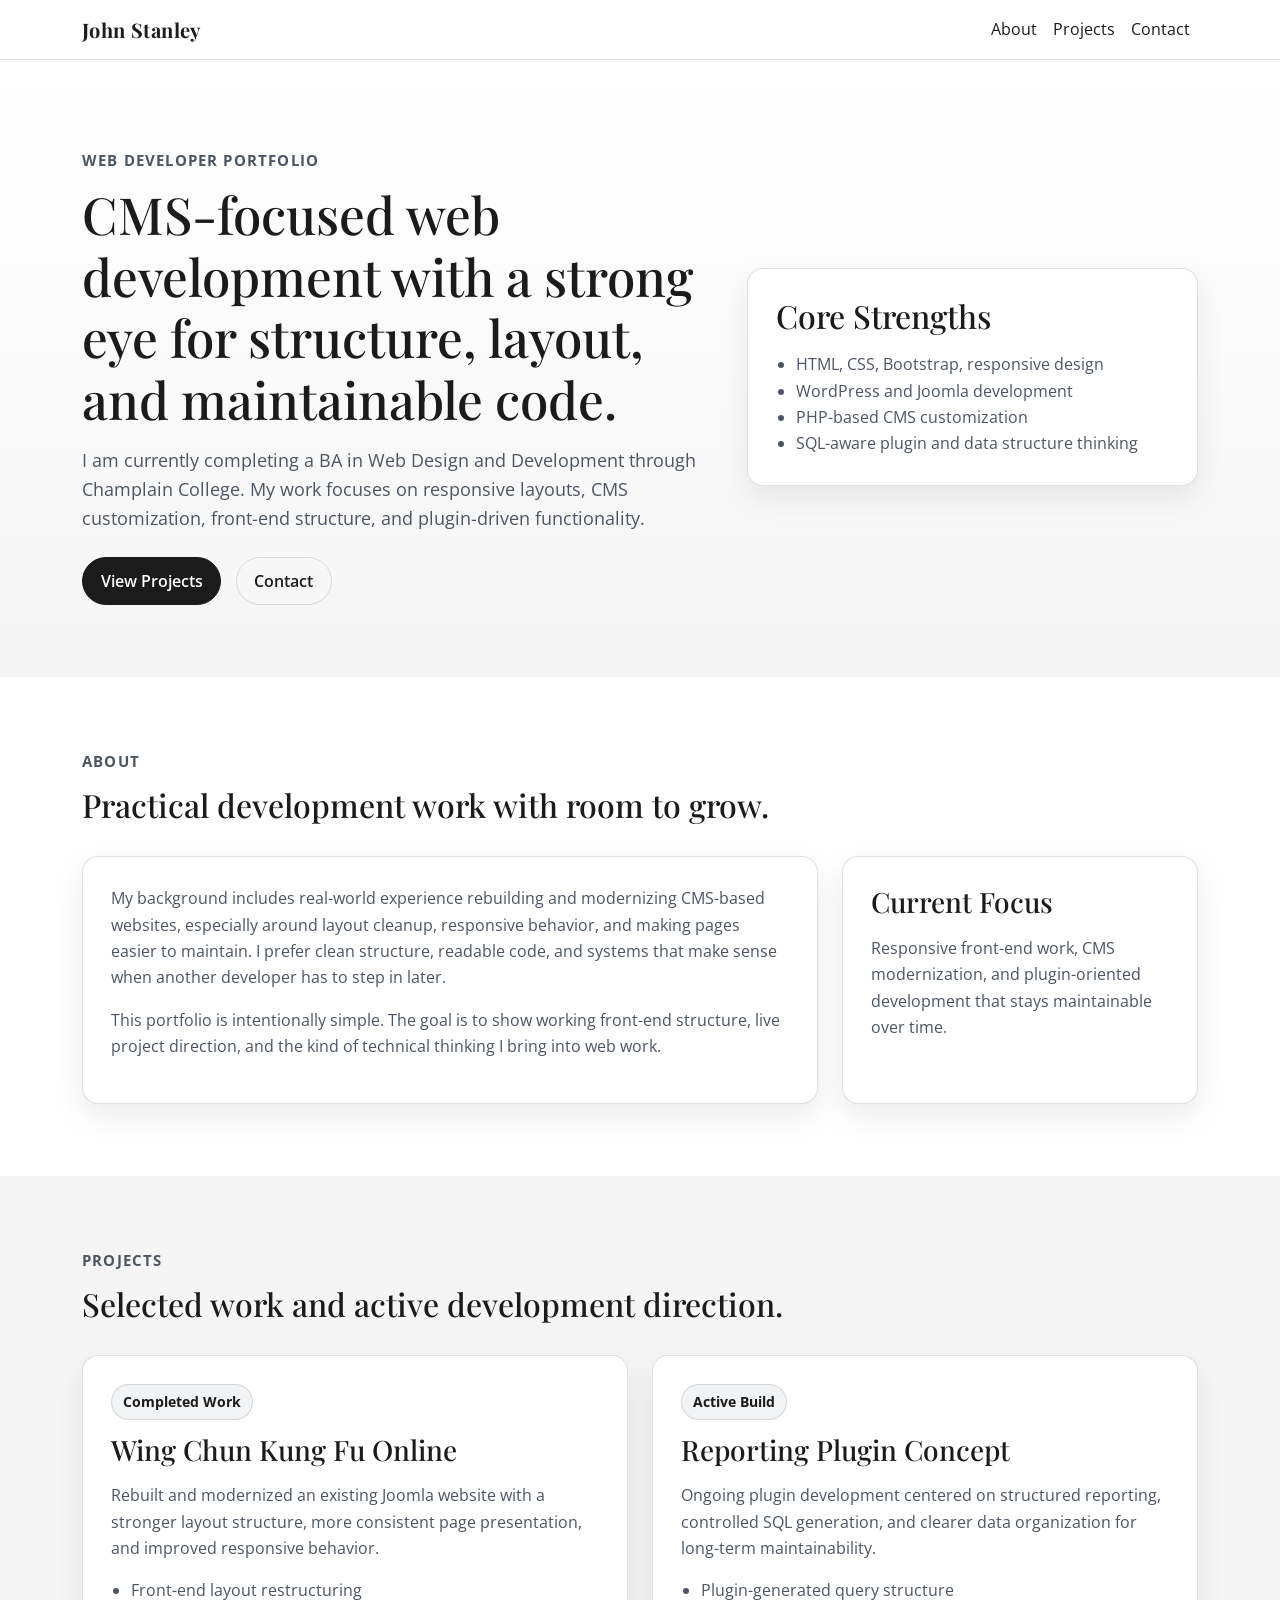
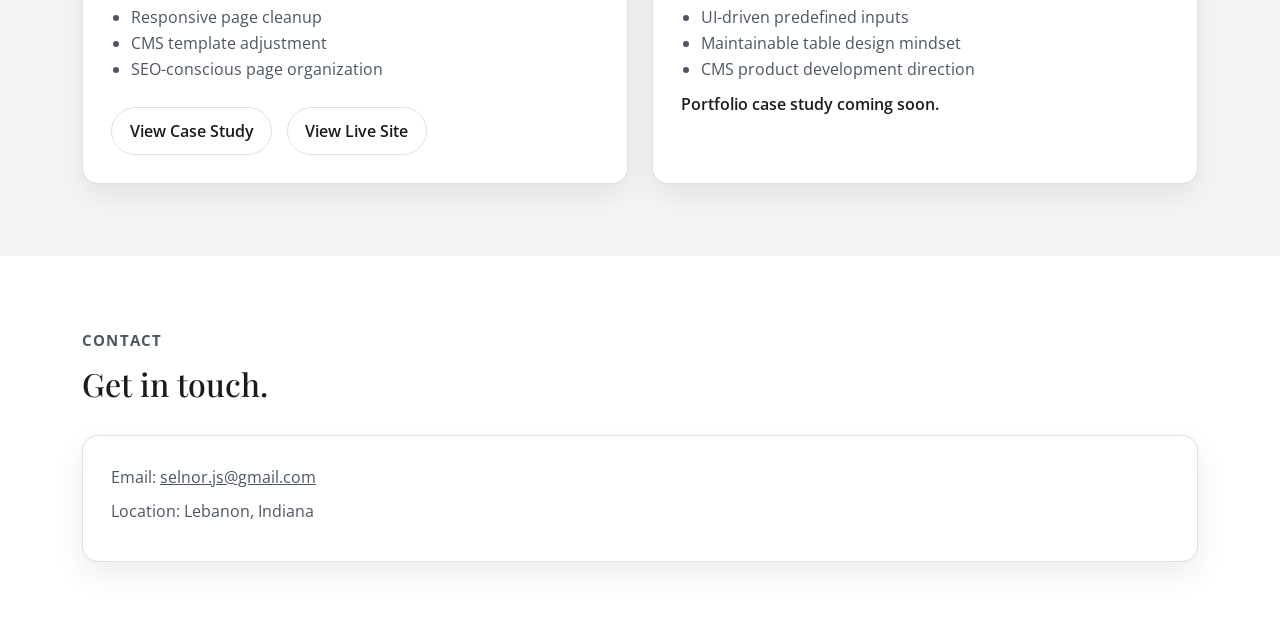
<file: index.html>
<!doctype html>
<html lang="en">
<head>
  <meta charset="utf-8">
  <meta name="viewport" content="width=device-width, initial-scale=1">
  <meta name="description" content="John Stanley web development portfolio featuring CMS, front-end, and plugin development work.">
  <meta name="color-scheme" content="light dark">
  <title>John Stanley | Web Developer Portfolio</title>
  <link rel="preconnect" href="https://fonts.googleapis.com">
  <link rel="preconnect" href="https://fonts.gstatic.com" crossorigin>
  <link href="https://fonts.googleapis.com/css2?family=Open+Sans:wght@400;600;700&family=Playfair+Display:wght@600;700&display=swap" rel="stylesheet">
  <link href="https://cdn.jsdelivr.net/npm/bootstrap@5.3.3/dist/css/bootstrap.min.css" rel="stylesheet">
  <link href="css/styles.css" rel="stylesheet">
</head>
<body>
  <nav class="navbar navbar-expand-lg fixed-top portfolio-nav">
    <div class="container">
      <a class="navbar-brand" href="#top">John Stanley</a>
      <button class="navbar-toggler" type="button" data-bs-toggle="collapse" data-bs-target="#mainNav" aria-controls="mainNav" aria-expanded="false" aria-label="Toggle navigation">
        <span class="navbar-toggler-icon"></span>
      </button>
      <div class="collapse navbar-collapse" id="mainNav">
        <ul class="navbar-nav ms-auto">
          <li class="nav-item"><a class="nav-link" href="#about">About</a></li>
          <li class="nav-item"><a class="nav-link" href="#projects">Projects</a></li>
          <li class="nav-item"><a class="nav-link" href="#contact">Contact</a></li>
        </ul>
      </div>
    </div>
  </nav>

  <main id="top">
    <section class="hero-section">
      <div class="container">
        <div class="row align-items-center g-4">
          <div class="col-lg-7">
            <p class="eyebrow">Web Developer Portfolio</p>
            <h1>CMS-focused web development with a strong eye for structure, layout, and maintainable code.</h1>
            <p class="lead-text">
              I am currently completing a BA in Web Design and Development through Champlain College.
              My work focuses on responsive layouts, CMS customization, front-end structure, and plugin-driven functionality.
            </p>
            <div class="hero-actions">
              <a class="btn btn-primary" href="#projects">View Projects</a>
              <a class="btn btn-outline-secondary" href="#contact">Contact</a>
            </div>
          </div>
          <div class="col-lg-5">
            <div class="summary-card">
              <h2>Core Strengths</h2>
              <ul class="feature-list">
                <li>HTML, CSS, Bootstrap, responsive design</li>
                <li>WordPress and Joomla development</li>
                <li>PHP-based CMS customization</li>
                <li>SQL-aware plugin and data structure thinking</li>
              </ul>
            </div>
          </div>
        </div>
      </div>
    </section>

    <section id="about" class="content-section">
      <div class="container">
        <div class="section-heading">
          <p class="eyebrow">About</p>
          <h2>Practical development work with room to grow.</h2>
        </div>
        <div class="row g-4">
          <div class="col-lg-8">
            <div class="content-card">
              <p>
                My background includes real-world experience rebuilding and modernizing CMS-based websites,
                especially around layout cleanup, responsive behavior, and making pages easier to maintain.
                I prefer clean structure, readable code, and systems that make sense when another developer has to step in later.
              </p>
              <p>
                This portfolio is intentionally simple. The goal is to show working front-end structure,
                live project direction, and the kind of technical thinking I bring into web work.
              </p>
            </div>
          </div>
          <div class="col-lg-4">
            <div class="content-card compact-card">
              <h3>Current Focus</h3>
              <p>Responsive front-end work, CMS modernization, and plugin-oriented development that stays maintainable over time.</p>
            </div>
          </div>
        </div>
      </div>
    </section>

    <section id="projects" class="content-section alt-section">
      <div class="container">
        <div class="section-heading">
          <p class="eyebrow">Projects</p>
          <h2>Selected work and active development direction.</h2>
        </div>
        <div class="row g-4">
          <div class="col-lg-6">
            <article class="project-card h-100">
              <div class="project-label">Completed Work</div>
              <h3>Wing Chun Kung Fu Online</h3>
              <p>
                Rebuilt and modernized an existing Joomla website with a stronger layout structure,
                more consistent page presentation, and improved responsive behavior.
              </p>
              <ul class="project-points">
                <li>Front-end layout restructuring</li>
                <li>Responsive page cleanup</li>
                <li>CMS template adjustment</li>
                <li>SEO-conscious page organization</li>
              </ul>
              <div class="project-actions">
                <a class="btn btn-outline-primary" href="wingchun-case-study.html">View Case Study</a>
                <a class="btn btn-outline-primary" href="https://www.wingchunkungfuonline.org/" target="_blank" rel="noopener noreferrer">View Live Site</a>
              </div>
            </article>
          </div>
          <div class="col-lg-6">
            <article class="project-card h-100">
              <div class="project-label">Active Build</div>
              <h3>Reporting Plugin Concept</h3>
              <p>
                Ongoing plugin development centered on structured reporting, controlled SQL generation,
                and clearer data organization for long-term maintainability.
              </p>
              <ul class="project-points">
                <li>Plugin-generated query structure</li>
                <li>UI-driven predefined inputs</li>
                <li>Maintainable table design mindset</li>
                <li>CMS product development direction</li>
              </ul>
              <span class="status-note">Portfolio case study coming soon.</span>
            </article>
          </div>
        </div>
      </div>
    </section>

    <section id="contact" class="content-section">
      <div class="container">
        <div class="section-heading">
          <p class="eyebrow">Contact</p>
          <h2>Get in touch.</h2>
        </div>
        <div class="content-card contact-card">
          <p>Email: <a href="mailto:selnor.js@gmail.com">selnor.js@gmail.com</a></p>
          <p>Location: Lebanon, Indiana</p>
        </div>
      </div>
    </section>
  </main>

  <script src="https://cdn.jsdelivr.net/npm/bootstrap@5.3.3/dist/js/bootstrap.bundle.min.js"></script>
</body>
</html>
</file>
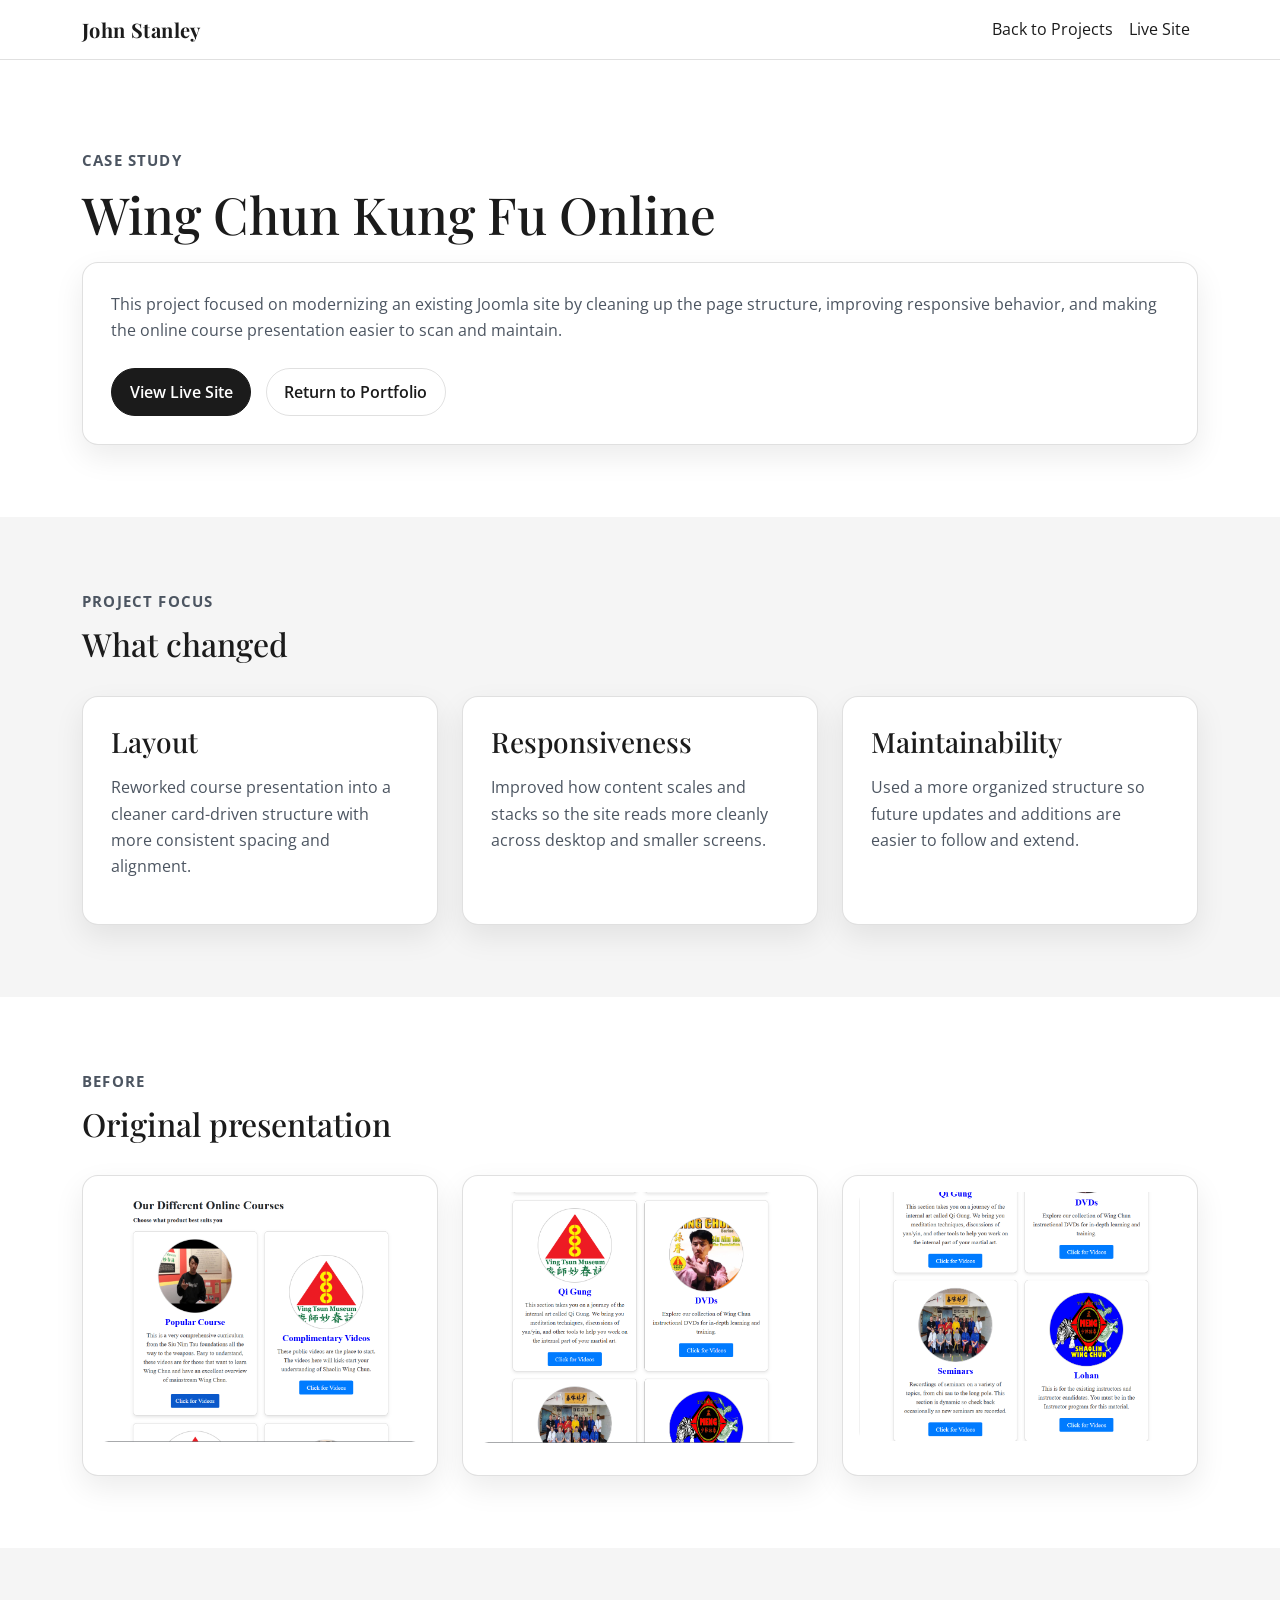
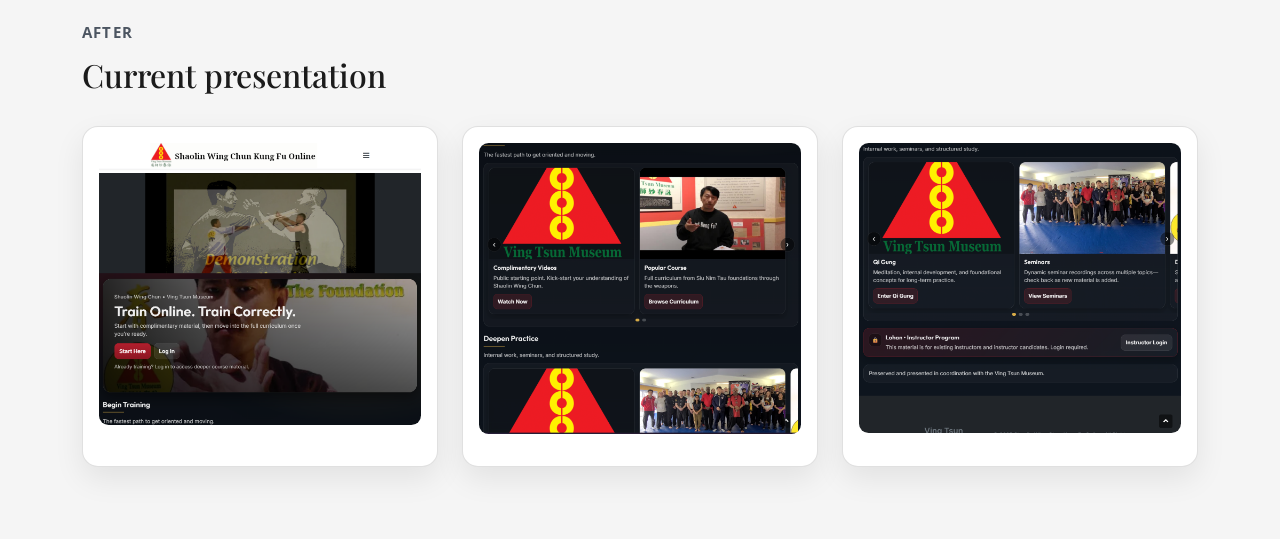
<file: wingchun-case-study.html>
<!doctype html>
<html lang="en">
<head>
  <meta charset="utf-8">
  <meta name="viewport" content="width=device-width, initial-scale=1">
  <meta name="description" content="Case study for the Wing Chun Kung Fu Online website modernization project by John Stanley.">
  <meta name="color-scheme" content="light dark">
  <title>Wing Chun Kung Fu Online | Case Study</title>
  <link rel="preconnect" href="https://fonts.googleapis.com">
  <link rel="preconnect" href="https://fonts.gstatic.com" crossorigin>
  <link href="https://fonts.googleapis.com/css2?family=Open+Sans:wght@400;600;700&family=Playfair+Display:wght@600;700&display=swap" rel="stylesheet">
  <link href="https://cdn.jsdelivr.net/npm/bootstrap@5.3.3/dist/css/bootstrap.min.css" rel="stylesheet">
  <link href="css/styles.css" rel="stylesheet">
</head>
<body>
  <nav class="navbar navbar-expand-lg fixed-top portfolio-nav">
    <div class="container">
      <a class="navbar-brand" href="index.html">John Stanley</a>
      <button class="navbar-toggler" type="button" data-bs-toggle="collapse" data-bs-target="#caseNav" aria-controls="caseNav" aria-expanded="false" aria-label="Toggle navigation">
        <span class="navbar-toggler-icon"></span>
      </button>
      <div class="collapse navbar-collapse" id="caseNav">
        <ul class="navbar-nav ms-auto">
          <li class="nav-item"><a class="nav-link" href="index.html#projects">Back to Projects</a></li>
          <li class="nav-item"><a class="nav-link" href="https://www.wingchunkungfuonline.org/" target="_blank" rel="noopener noreferrer">Live Site</a></li>
        </ul>
      </div>
    </div>
  </nav>

  <main class="case-study-page">
    <section class="content-section case-hero">
      <div class="container">
        <p class="eyebrow">Case Study</p>
        <h1>Wing Chun Kung Fu Online</h1>
        <div class="case-summary content-card">
          <p>
            This project focused on modernizing an existing Joomla site by cleaning up the page structure,
            improving responsive behavior, and making the online course presentation easier to scan and maintain.
          </p>
          <div class="project-actions">
            <a class="btn btn-primary" href="https://www.wingchunkungfuonline.org/" target="_blank" rel="noopener noreferrer">View Live Site</a>
            <a class="btn btn-outline-secondary" href="index.html#projects">Return to Portfolio</a>
          </div>
        </div>
      </div>
    </section>

    <section class="content-section alt-section">
      <div class="container">
        <div class="section-heading">
          <p class="eyebrow">Project Focus</p>
          <h2>What changed</h2>
        </div>
        <div class="row g-4">
          <div class="col-lg-4">
            <div class="content-card compact-card">
              <h3>Layout</h3>
              <p>Reworked course presentation into a cleaner card-driven structure with more consistent spacing and alignment.</p>
            </div>
          </div>
          <div class="col-lg-4">
            <div class="content-card compact-card">
              <h3>Responsiveness</h3>
              <p>Improved how content scales and stacks so the site reads more cleanly across desktop and smaller screens.</p>
            </div>
          </div>
          <div class="col-lg-4">
            <div class="content-card compact-card">
              <h3>Maintainability</h3>
              <p>Used a more organized structure so future updates and additions are easier to follow and extend.</p>
            </div>
          </div>
        </div>
      </div>
    </section>

    <section class="content-section">
      <div class="container">
        <div class="section-heading">
          <p class="eyebrow">Before</p>
          <h2>Original presentation</h2>
        </div>
        <div class="gallery-grid">
          <figure class="gallery-card">
            <img src="images/swc/before/swc-before-1.png" alt="Wing Chun site before redesign screenshot 1">
          </figure>
          <figure class="gallery-card">
            <img src="images/swc/before/swc-before-2.png" alt="Wing Chun site before redesign screenshot 2">
          </figure>
          <figure class="gallery-card">
            <img src="images/swc/before/swc-before-3.png" alt="Wing Chun site before redesign screenshot 3">
          </figure>
        </div>
      </div>
    </section>

    <section class="content-section alt-section">
      <div class="container">
        <div class="section-heading">
          <p class="eyebrow">After</p>
          <h2>Current presentation</h2>
        </div>
        <div class="gallery-grid">
          <figure class="gallery-card">
            <img src="images/swc/after/swc-after-1.png" alt="Wing Chun site after redesign screenshot 1">
          </figure>
          <figure class="gallery-card">
            <img src="images/swc/after/swc-after-2.png" alt="Wing Chun site after redesign screenshot 2">
          </figure>
          <figure class="gallery-card">
            <img src="images/swc/after/swc-after-3.png" alt="Wing Chun site after redesign screenshot 3">
          </figure>
        </div>
      </div>
    </section>
  </main>

  <script src="https://cdn.jsdelivr.net/npm/bootstrap@5.3.3/dist/js/bootstrap.bundle.min.js"></script>
</body>
</html>
</file>
<file: css/styles.css>
:root {
  color-scheme: light dark;
  --bg: #ffffff;
  --bg-soft: #f5f5f5;
  --surface: #ffffff;
  --surface-alt: #f1f3f5;
  --text: #1b1b1b;
  --muted: #4c5561;
  --border: rgba(0, 0, 0, 0.12);
  --nav-bg: rgba(255, 255, 255, 0.9);
  --shadow: 0 12px 30px rgba(0, 0, 0, 0.08);
}

@media (prefers-color-scheme: dark) {
  :root {
    --bg: #0f1115;
    --bg-soft: #171a21;
    --surface: #171a21;
    --surface-alt: #1d2129;
    --text: #f3f4f6;
    --muted: #c3cad4;
    --border: rgba(255, 255, 255, 0.12);
    --nav-bg: rgba(15, 17, 21, 0.88);
    --shadow: 0 12px 30px rgba(0, 0, 0, 0.35);
  }
}

* {
  box-sizing: border-box;
}

html {
  scroll-behavior: smooth;
}

body {
  margin: 0;
  padding-top: 76px;
  background: var(--bg);
  color: var(--text);
  font-family: 'Open Sans', sans-serif;
  line-height: 1.65;
}

h1, h2, h3, h4, h5, h6 {
  font-family: 'Playfair Display', serif;
  color: var(--text);
  line-height: 1.2;
}

p, li {
  color: var(--muted);
}

a {
  color: inherit;
}

img {
  max-width: 100%;
  display: block;
}

.portfolio-nav {
  backdrop-filter: blur(10px);
  background: var(--nav-bg);
  border-bottom: 1px solid var(--border);
}

.navbar-brand,
.nav-link {
  color: var(--text) !important;
}

.navbar-brand {
  font-family: 'Playfair Display', serif;
  font-weight: 700;
  letter-spacing: 0.02em;
}

.navbar-toggler {
  border-color: var(--border);
}

.navbar-toggler:focus {
  box-shadow: none;
}

.navbar-toggler-icon {
  background-image: none;
  width: 1.5rem;
  height: 1.5rem;
  position: relative;
}

.navbar-toggler-icon::before,
.navbar-toggler-icon::after,
.navbar-toggler-icon {
  border-top: 2px solid var(--text);
}

.hero-section,
.content-section {
  padding: 4.5rem 0;
}

.hero-section {
  background: linear-gradient(180deg, var(--bg) 0%, var(--bg-soft) 100%);
}

.alt-section {
  background: var(--bg-soft);
}

.eyebrow {
  margin-bottom: 0.75rem;
  font-size: 0.92rem;
  font-weight: 700;
  letter-spacing: 0.08em;
  text-transform: uppercase;
}

.hero-section h1,
.case-hero h1 {
  font-size: clamp(2.2rem, 4vw, 4rem);
  margin-bottom: 1rem;
}

.lead-text {
  font-size: 1.1rem;
  max-width: 42rem;
}

.hero-actions,
.project-actions {
  display: flex;
  flex-wrap: wrap;
  gap: 0.9rem;
  margin-top: 1.5rem;
}

.section-heading {
  margin-bottom: 2rem;
}

.summary-card,
.content-card,
.project-card,
.gallery-card {
  height: 100%;
  padding: 1.75rem;
  background: var(--surface);
  border: 1px solid var(--border);
  border-radius: 1rem;
  box-shadow: var(--shadow);
}

.gallery-card {
  padding: 1rem;
}

.compact-card h3,
.project-card h3,
.summary-card h2,
.case-summary h2 {
  margin-bottom: 1rem;
}

.feature-list,
.project-points {
  margin: 0;
  padding-left: 1.25rem;
}

.project-label {
  display: inline-block;
  margin-bottom: 0.8rem;
  padding: 0.35rem 0.7rem;
  border-radius: 999px;
  background: var(--surface-alt);
  border: 1px solid var(--border);
  font-size: 0.85rem;
  font-weight: 700;
  color: var(--text);
}

.status-note {
  display: inline-block;
  margin-top: 0.5rem;
  font-weight: 600;
  color: var(--text);
}

.contact-card p {
  margin-bottom: 0.5rem;
}

.gallery-grid {
  display: grid;
  grid-template-columns: repeat(auto-fit, minmax(260px, 1fr));
  gap: 1.5rem;
}

.gallery-card img {
  width: 100%;
  height: auto;
  border-radius: 0.6rem;
}

.btn {
  border-radius: 999px;
  padding: 0.7rem 1.1rem;
  font-weight: 600;
}

.btn-primary {
  background-color: var(--text);
  border-color: var(--text);
  color: var(--bg);
}

.btn-primary:hover,
.btn-primary:focus {
  background-color: var(--text);
  border-color: var(--text);
  color: var(--bg);
  opacity: 0.92;
}

.btn-outline-primary,
.btn-outline-secondary {
  border-color: var(--border);
  color: var(--text);
}

.btn-outline-primary:hover,
.btn-outline-primary:focus,
.btn-outline-secondary:hover,
.btn-outline-secondary:focus {
  background: var(--surface-alt);
  border-color: var(--border);
  color: var(--text);
}

@media (max-width: 991.98px) {
  .hero-section,
  .content-section {
    padding: 3.5rem 0;
  }
}

@media (max-width: 767.98px) {
  body {
    padding-top: 72px;
  }

  .summary-card,
  .content-card,
  .project-card,
  .gallery-card {
    padding: 1.35rem;
  }

  .hero-actions,
  .project-actions {
    flex-direction: column;
    align-items: stretch;
  }

  .hero-actions .btn,
  .project-actions .btn {
    width: 100%;
  }
}
</file>
